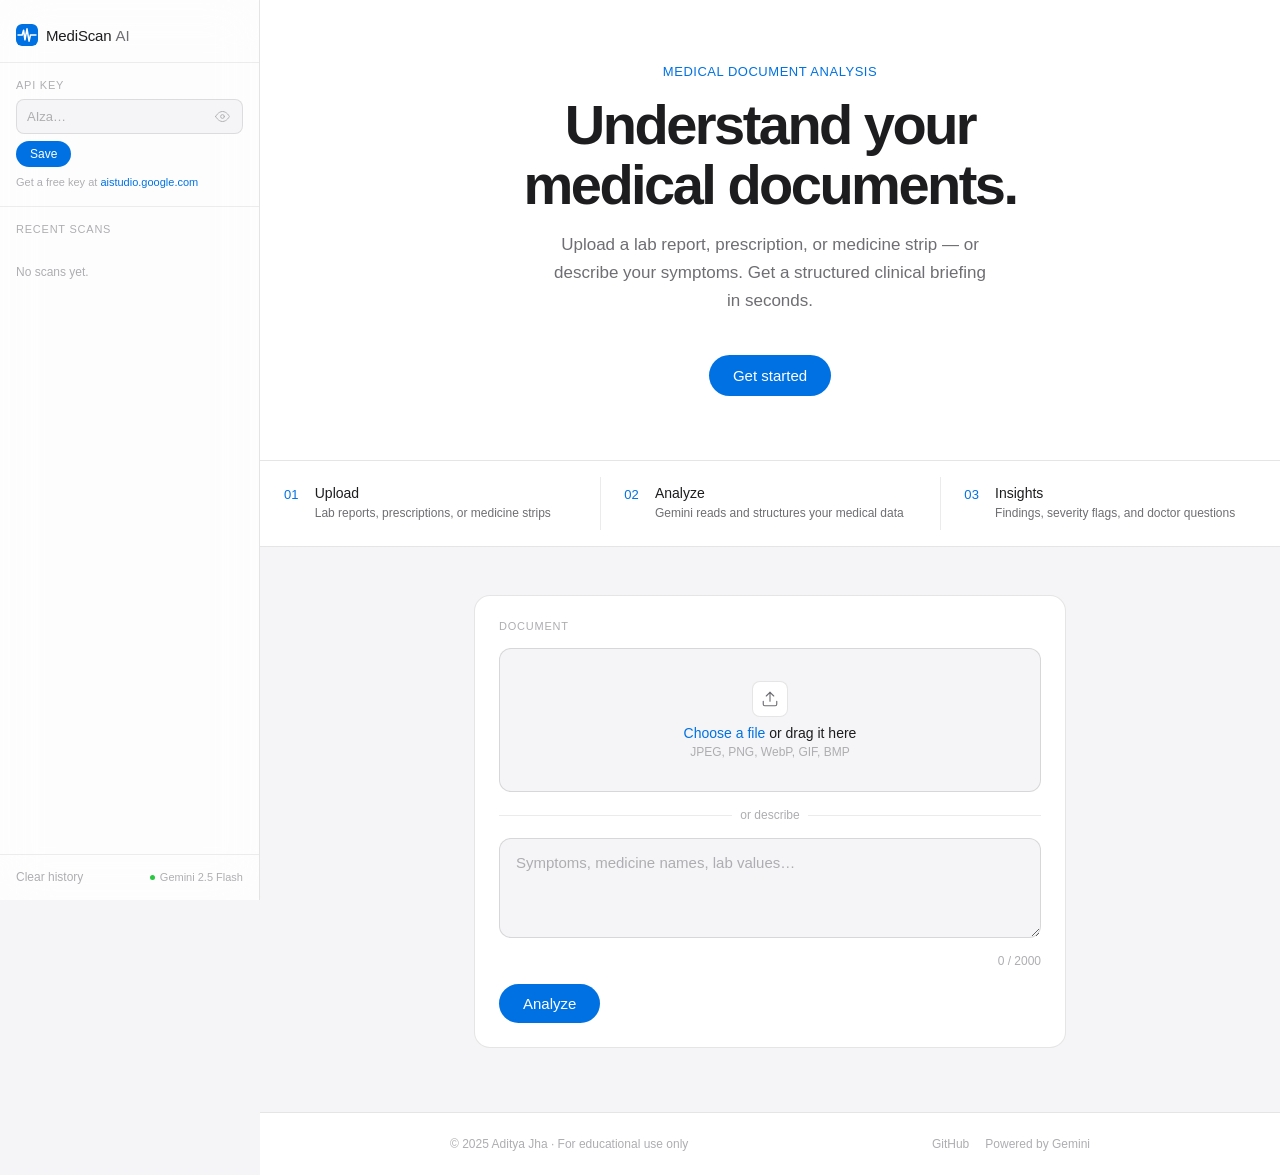
<file: index.html>
<!DOCTYPE html>
<html lang="en">
<head>
  <meta charset="UTF-8" />
  <meta name="viewport" content="width=device-width, initial-scale=1.0" />
  <title>MediScan AI — Medical Document Analyzer</title>
  <meta name="description" content="Upload a medical document or describe your symptoms and get an instant, structured AI analysis powered by Google Gemini 2.5 Flash." />
  <meta property="og:type"        content="website" />
  <meta property="og:title"       content="MediScan AI — Medical Document Analyzer" />
  <meta property="og:description" content="Upload lab reports, prescriptions, or describe symptoms to get instant AI-powered clinical briefings." />
  <meta property="og:url"         content="https://adi-jha14.github.io/MediScan/" />
  <meta name="twitter:card"       content="summary_large_image" />
  <link rel="icon" href="data:image/svg+xml,<svg xmlns='http://www.w3.org/2000/svg' viewBox='0 0 32 32'><rect width='32' height='32' rx='7' fill='%230071e3'/><polyline points='3,16 9,16 11,9 13,23 16,7 19,25 21,16 29,16' fill='none' stroke='white' stroke-width='2.2' stroke-linecap='round' stroke-linejoin='round'/></svg>" />
  <link rel="stylesheet" href="style.css" />
</head>
<body>

  <!-- PAGE LOADER -->
  <div id="page-loader" aria-hidden="true">
    <div class="loader-inner">
      <div class="loader-logo-mark"></div>
      <div class="loader-wordmark">MediScan AI</div>
      <div class="loader-track"><div class="loader-fill"></div></div>
    </div>
  </div>

  <!-- SIDEBAR -->
  <aside id="sidebar" role="complementary" aria-label="Sidebar">

    <div class="sidebar-top">
      <div class="sidebar-wordmark">
        <svg class="logo-svg" width="22" height="22" viewBox="0 0 32 32" fill="none" xmlns="http://www.w3.org/2000/svg" aria-hidden="true">
          <rect width="32" height="32" rx="7" fill="#0071e3"/>
          <polyline points="3,16 9,16 11,9 13,23 16,7 19,25 21,16 29,16"
            fill="none" stroke="white" stroke-width="2.2" stroke-linecap="round" stroke-linejoin="round"/>
        </svg>
        <span>MediScan <span class="wordmark-ai">AI</span></span>
      </div>
    </div>

    <div class="sidebar-divider"></div>

    <!-- API Key -->
    <div class="sidebar-group">
      <div class="sidebar-group-label">API Key</div>
      <div class="api-key-field">
        <input id="api-key-input" type="password" placeholder="AIza…"
          autocomplete="off" spellcheck="false" aria-label="Gemini API key" maxlength="120" />
        <button id="toggle-api-key" class="api-toggle-btn" aria-label="Show key" title="Toggle visibility">
          <svg viewBox="0 0 24 24" fill="none" stroke="currentColor" stroke-width="1.5" stroke-linecap="round">
            <path d="M1 12s4-8 11-8 11 8 11 8-4 8-11 8-11-8-11-8z"/><circle cx="12" cy="12" r="3"/>
          </svg>
        </button>
      </div>
      <div class="api-key-actions">
        <button id="save-api-key" class="save-key-btn">Save</button>
        <div id="api-key-status" class="api-key-status" role="status" aria-live="polite"></div>
      </div>
      <p class="sidebar-hint">Get a free key at <a href="https://aistudio.google.com" target="_blank" rel="noopener">aistudio.google.com</a></p>
    </div>

    <div class="sidebar-divider"></div>

    <!-- History -->
    <div class="sidebar-group" style="flex:1;overflow:hidden;display:flex;flex-direction:column;">
      <div class="sidebar-group-label">Recent scans</div>
      <div class="sidebar-history" aria-label="Scan history">
        <ul id="history-list" role="list" aria-label="Past scans"></ul>
      </div>
    </div>

    <!-- Sidebar Footer -->
    <div class="sidebar-divider"></div>
    <div class="sidebar-footer">
      <button id="clear-history-btn" class="clear-btn" aria-label="Clear scan history">Clear history</button>
      <div class="gemini-status">
        <span class="gemini-dot" aria-hidden="true"></span>
        Gemini 2.5 Flash
      </div>
    </div>

  </aside>

  <!-- MOBILE TOPBAR -->
  <div id="topbar" role="banner">
    <button id="sidebar-toggle" aria-label="Open sidebar">
      <svg viewBox="0 0 24 24" fill="none" stroke="currentColor" stroke-width="1.5" stroke-linecap="round">
        <line x1="3" y1="6" x2="21" y2="6"/><line x1="3" y1="12" x2="21" y2="12"/><line x1="3" y1="18" x2="21" y2="18"/>
      </svg>
    </button>
    <div class="topbar-wordmark">
      <svg class="logo-svg logo-svg-sm" width="18" height="18" viewBox="0 0 32 32" fill="none" xmlns="http://www.w3.org/2000/svg" aria-hidden="true">
        <rect width="32" height="32" rx="7" fill="#0071e3"/>
        <polyline points="3,16 9,16 11,9 13,23 16,7 19,25 21,16 29,16"
          fill="none" stroke="white" stroke-width="2.2" stroke-linecap="round" stroke-linejoin="round"/>
      </svg>
      <span>MediScan AI</span>
    </div>
  </div>

  <div id="main-overlay" aria-hidden="true"></div>

  <!-- MAIN CONTENT -->
  <main id="main-content" role="main">

    <!-- HERO -->
    <section id="hero-section" aria-label="MediScan AI">
      <div class="hero-inner">
        <div class="hero-eyebrow">Medical Document Analysis</div>
        <h1 class="hero-title">Understand your<br>medical documents.</h1>
        <p class="hero-body">Upload a lab report, prescription, or medicine strip — or describe your symptoms. Get a structured clinical briefing in seconds.</p>
        <a href="#analyzer" id="hero-cta-btn" class="hero-cta">Get started</a>
      </div>
    </section>

    <!-- HOW IT WORKS STRIP -->
    <div class="steps-strip" aria-label="How it works">
      <div class="step-item">
        <div class="step-num">01</div>
        <div class="step-info">
          <div class="step-title">Upload</div>
          <div class="step-desc">Lab reports, prescriptions, or medicine strips</div>
        </div>
      </div>
      <div class="step-sep" aria-hidden="true"></div>
      <div class="step-item">
        <div class="step-num">02</div>
        <div class="step-info">
          <div class="step-title">Analyze</div>
          <div class="step-desc">Gemini reads and structures your medical data</div>
        </div>
      </div>
      <div class="step-sep" aria-hidden="true"></div>
      <div class="step-item">
        <div class="step-num">03</div>
        <div class="step-info">
          <div class="step-title">Insights</div>
          <div class="step-desc">Findings, severity flags, and doctor questions</div>
        </div>
      </div>
    </div>

    <!-- ANALYZER -->
    <div id="analyzer" class="content-shell">

      <!-- Error banner -->
      <div id="error-banner" role="alert" aria-live="assertive">
        <svg class="error-icon" viewBox="0 0 24 24" fill="none" stroke="currentColor" stroke-width="1.5" stroke-linecap="round" aria-hidden="true">
          <circle cx="12" cy="12" r="10"/><line x1="12" y1="8" x2="12" y2="12"/><line x1="12" y1="16" x2="12.01" y2="16"/>
        </svg>
        <span id="error-msg"></span>
        <button id="error-close" aria-label="Dismiss">
          <svg viewBox="0 0 24 24" fill="none" stroke="currentColor" stroke-width="2" stroke-linecap="round">
            <line x1="18" y1="6" x2="6" y2="18"/><line x1="6" y1="6" x2="18" y2="18"/>
          </svg>
        </button>
      </div>

      <!-- Input panel -->
      <div class="input-panel" aria-label="Document input">

        <div class="panel-header-row">
          <div class="panel-label">Document</div>
        </div>

        <!-- Drop zone -->
        <div id="drop-zone" role="button" tabindex="0"
          aria-label="Upload zone. Click or drag a file here.">
          <div class="dz-icon-wrap" aria-hidden="true">
            <svg viewBox="0 0 24 24" fill="none" stroke="currentColor" stroke-width="1.5" stroke-linecap="round">
              <path d="M21 15v4a2 2 0 0 1-2 2H5a2 2 0 0 1-2-2v-4"/>
              <polyline points="17 8 12 3 7 8"/>
              <line x1="12" y1="3" x2="12" y2="15"/>
            </svg>
          </div>
          <div class="dz-label"><span>Choose a file</span> or drag it here</div>
          <div class="dz-hint">JPEG, PNG, WebP, GIF, BMP</div>
          <input id="file-input" type="file"
            accept="image/jpeg,image/png,image/webp,image/gif,image/bmp"
            style="display:none" aria-hidden="true" tabindex="-1" />

          <!-- Preview -->
          <div id="image-preview" role="img" aria-label="Image preview">
            <img id="preview-img" alt="Selected medical document" />
            <div class="preview-info">
              <div class="preview-name" id="preview-name"></div>
              <div class="preview-size" id="preview-size"></div>
            </div>
            <button id="remove-image" aria-label="Remove image">Remove</button>
          </div>
        </div>

        <div id="compression-note" role="status" aria-live="polite">
          <svg viewBox="0 0 24 24" fill="none" stroke="currentColor" stroke-width="1.5" stroke-linecap="round" style="width:13px;height:13px;flex-shrink:0" aria-hidden="true">
            <path d="M10.29 3.86L1.82 18a2 2 0 0 0 1.71 3h16.94a2 2 0 0 0 1.71-3L13.71 3.86a2 2 0 0 0-3.42 0z"/>
            <line x1="12" y1="9" x2="12" y2="13"/><line x1="12" y1="17" x2="12.01" y2="17"/>
          </svg>
          Image exceeds 4 MB — it will be automatically compressed before analysis.
        </div>

        <!-- Or divider -->
        <div class="or-divider" aria-hidden="true">
          <div class="or-line"></div>
          <div class="or-text">or describe</div>
          <div class="or-line"></div>
        </div>

        <!-- Textarea -->
        <textarea id="symptoms-input"
          placeholder="Symptoms, medicine names, lab values…"
          maxlength="2000" aria-label="Symptom or medicine description" spellcheck="true"></textarea>
        <div class="char-count" id="char-count" aria-live="polite">0 / 2000</div>

        <!-- Analyze -->
        <div class="analyze-row">
          <button id="analyze-btn" aria-label="Analyze medical document">
            <span class="btn-spinner" id="analyze-btn-spinner" aria-hidden="true"></span>
            <span id="analyze-btn-text">Analyze</span>
          </button>
        </div>

      </div><!-- /input-panel -->

      <!-- Results -->
      <section id="results-section" aria-label="Analysis results" aria-live="polite">
        <div class="results-header-row">
          <div class="results-header-label">Analysis results</div>
          <button id="export-pdf-btn" aria-label="Export as PDF">
            <svg viewBox="0 0 24 24" fill="none" stroke="currentColor" stroke-width="1.5" stroke-linecap="round" aria-hidden="true" style="width:13px;height:13px">
              <path d="M21 15v4a2 2 0 0 1-2 2H5a2 2 0 0 1-2-2v-4"/>
              <polyline points="7 10 12 15 17 10"/>
              <line x1="12" y1="15" x2="12" y2="3"/>
            </svg>
            Export
          </button>
        </div>
        <div id="results-container" role="region" aria-label="Result cards"></div>
      </section>

    </div><!-- /content-shell -->

    <!-- FOOTER -->
    <footer id="site-footer" role="contentinfo">
      <div class="footer-inner">
        <span>© 2025 Aditya Jha · For educational use only</span>
        <div class="footer-links">
          <a href="https://github.com/adi-jha14/MediScan" target="_blank" rel="noopener">GitHub</a>
          <a href="https://ai.google.dev" target="_blank" rel="noopener">Powered by Gemini</a>
        </div>
      </div>
    </footer>

  </main>

  <!-- LOADING OVERLAY -->
  <div id="loading-overlay" role="dialog" aria-modal="true" aria-label="Analyzing" aria-live="assertive">
    <div class="loading-panel">
      <div class="loading-spinner" aria-hidden="true"></div>
      <div class="loading-title">Analyzing…</div>
      <div class="loading-sub">Usually takes 5–15 seconds</div>
    </div>
  </div>

  <!-- TOAST -->
  <div id="toast-container" aria-live="polite" aria-atomic="false"></div>

  <script src="api.js"></script>
  <script src="app.js"></script>
</body>
</html>
</file>
<file: style.css>
/* ============================================================
   style.css — MediScan AI  (Apple-Inspired Edition)
   ============================================================ */

/* ── Design Tokens ─────────────────────────────────────────── */
:root {
  /* Brand */
  --blue:       #0071e3;
  --blue-hover: #0077ed;

  /* Text — Apple scale */
  --t1: #1d1d1f;
  --t2: #6e6e73;
  --t3: #aeaeb2;

  /* Backgrounds */
  --bg-page:  #f5f5f7;
  --bg-card:  #ffffff;

  /* Borders */
  --bd-light: rgba(0,0,0,0.08);
  --bd-mid:   rgba(0,0,0,0.15);
  --bd-half:  0.5px solid rgba(0,0,0,0.10);

  /* Severity */
  --sev-low-bg: #f1fdf4; --sev-low-fg: #1a7f37; --sev-low-bd: #bbf7d0;
  --sev-mod-bg: #fff8f0; --sev-mod-fg: #8a4500; --sev-mod-bd: #fed7aa;
  --sev-hi-bg:  #fff1f0; --sev-hi-fg:  #c0392b; --sev-hi-bd:  #fecaca;
  --sev-urg-bg: #fff0f3; --sev-urg-fg: #9f1239; --sev-urg-bd: #fecdd3;

  /* Layout */
  --sidebar-w: 260px;

  /* Spacing — 8pt grid */
  --s1: 8px; --s2: 16px; --s3: 24px; --s4: 32px;
  --s5: 40px; --s6: 48px; --s8: 64px;

  /* Type */
  --font: -apple-system, BlinkMacSystemFont, "SF Pro Display", "SF Pro Text",
          "Helvetica Neue", Arial, sans-serif;

  /* Radius */
  --r-sm:   8px;
  --r-md:   12px;
  --r-lg:   16px;
  --r-pill: 980px;

  --ease: cubic-bezier(0.4,0,0.2,1);
  --dur:  0.2s;
}

/* ── Reset ─────────────────────────────────────────────────── */
*, *::before, *::after { box-sizing: border-box; margin: 0; padding: 0; }
html { scroll-behavior: smooth; }
body {
  font-family: var(--font);
  background: var(--bg-page);
  color: var(--t1);
  min-height: 100vh;
  display: flex;
  -webkit-font-smoothing: antialiased;
  -moz-osx-font-smoothing: grayscale;
  overflow-x: hidden;
}
a { text-decoration: none; color: var(--blue); }
button { font-family: var(--font); cursor: pointer; }

/* ── Page Loader ─────────────────────────────────────────── */
#page-loader {
  position: fixed; inset: 0;
  background: var(--bg-card);
  z-index: 9999;
  display: flex; align-items: center; justify-content: center;
  transition: opacity .5s var(--ease), visibility .5s var(--ease);
}
#page-loader.fade-out { opacity: 0; visibility: hidden; pointer-events: none; }

.loader-inner { display: flex; flex-direction: column; align-items: center; gap: var(--s2); }

.loader-logo-mark {
  width: 48px; height: 48px;
  background: var(--blue);
  border-radius: 12px;
  animation: loaderPop 1.2s var(--ease) infinite;
}
@keyframes loaderPop {
  0%, 100% { transform: scale(1); opacity: 1; }
  50%       { transform: scale(.9); opacity: .7; }
}

.loader-wordmark {
  font-size: 17px; font-weight: 500;
  color: var(--t1); letter-spacing: -.02em;
}

.loader-track {
  width: 120px; height: 2px;
  background: var(--bd-light);
  border-radius: 999px; overflow: hidden;
}
.loader-fill {
  height: 100%;
  background: var(--blue);
  border-radius: 999px;
  animation: loaderFill 1s var(--ease) forwards;
}
@keyframes loaderFill { from { width: 0; } to { width: 100%; } }

/* ── Sidebar ─────────────────────────────────────────────── */
#sidebar {
  width: var(--sidebar-w);
  min-height: 100vh;
  position: fixed; top: 0; left: 0; height: 100%;
  z-index: 200;
  background: rgba(255,255,255,0.82);
  backdrop-filter: blur(24px) saturate(180%);
  -webkit-backdrop-filter: blur(24px) saturate(180%);
  border-right: var(--bd-half);
  display: flex; flex-direction: column;
  transition: transform var(--dur) var(--ease);
}

/* Logo / Wordmark */
.sidebar-top { padding: var(--s3) var(--s2) var(--s2); }

.sidebar-wordmark {
  display: flex; align-items: center; gap: 8px;
  font-size: 15px; font-weight: 500; color: var(--t1);
  letter-spacing: -.01em;
}
.sidebar-logo-mark {
  width: 22px; height: 22px;
  background: var(--blue);
  border-radius: 6px;
  flex-shrink: 0;
}
.sidebar-logo-mark.small { width: 18px; height: 18px; border-radius: 5px; }

/* Inline SVG logo */
.logo-svg    { width: 22px !important; height: 22px !important; max-width: 22px; max-height: 22px; flex-shrink: 0; display: block; border-radius: 6px; }
.logo-svg-sm { width: 18px !important; height: 18px !important; max-width: 18px; max-height: 18px; border-radius: 5px; }
.wordmark-ai { color: var(--t2); font-weight: 400; }

/* Divider */
.sidebar-divider { height: 0.5px; background: rgba(0,0,0,0.07); margin: 0; }

/* Groups */
.sidebar-group { padding: var(--s2); }
.sidebar-group-label {
  font-size: 11px; font-weight: 500; letter-spacing: .07em;
  text-transform: uppercase; color: var(--t3);
  margin-bottom: var(--s1);
}

/* API Key */
.api-key-field {
  display: flex; align-items: center; gap: 6px;
  background: var(--bg-page);
  border: var(--bd-half);
  border-radius: var(--r-sm);
  padding: 7px 10px;
  transition: border-color var(--dur);
}
.api-key-field:focus-within { border-color: rgba(0,113,227,.5); }

#api-key-input {
  flex: 1; background: transparent; border: none; outline: none;
  font-family: var(--font); font-size: 13px; color: var(--t1); min-width: 0;
}
#api-key-input::placeholder { color: var(--t3); }

.api-toggle-btn {
  background: transparent; border: none; padding: 2px;
  color: var(--t3); display: flex; align-items: center;
  transition: color var(--dur);
}
.api-toggle-btn svg { width: 15px; height: 15px; }
.api-toggle-btn:hover { color: var(--t1); }

.api-key-actions { display: flex; align-items: center; gap: var(--s1); margin-top: 7px; }

.save-key-btn {
  background: var(--blue); color: #fff; border: none;
  font-size: 12px; font-weight: 500;
  padding: 6px 14px; border-radius: var(--r-pill);
  transition: background var(--dur);
}
.save-key-btn:hover { background: var(--blue-hover); }

.api-key-status {
  font-size: 12px; display: none;
}
.api-key-status.success { color: #1a7f37; }
.api-key-status.error   { color: #c0392b; }

.sidebar-hint {
  font-size: 11px; color: var(--t3);
  margin-top: 7px; line-height: 1.5;
}
.sidebar-hint a { color: var(--blue); }

/* History */
.sidebar-history {
  flex: 1; overflow-y: auto; margin-top: 4px;
}
.sidebar-history::-webkit-scrollbar { width: 3px; }
.sidebar-history::-webkit-scrollbar-thumb { background: rgba(0,0,0,.1); border-radius: 3px; }

#history-list { list-style: none; }

.history-empty {
  font-size: 12px; color: var(--t3);
  padding: var(--s2) 0; line-height: 1.6;
}

.history-item {
  display: flex; align-items: center; gap: 10px;
  padding: 8px 10px; border-radius: var(--r-sm); cursor: pointer;
  transition: background var(--dur);
}
.history-item:hover  { background: rgba(0,0,0,0.04); }
.history-item.active { background: rgba(0,113,227,.08); }

.h-dot {
  width: 6px; height: 6px; border-radius: 50%; flex-shrink: 0;
}
.h-dot-low  { background: #28c840; }
.h-dot-mod  { background: #ff9500; }
.h-dot-hi   { background: #ff3b30; }
.h-dot-urg  { background: #ff2d55; }

.h-text { flex: 1; min-width: 0; }
.h-name { font-size: 12px; font-weight: 500; color: var(--t1); white-space: nowrap; overflow: hidden; text-overflow: ellipsis; }
.h-time { font-size: 11px; color: var(--t3); margin-top: 1px; }

/* Sidebar Footer */
.sidebar-footer {
  padding: var(--s2);
  display: flex; align-items: center; justify-content: space-between; gap: 8px;
}

.clear-btn {
  font-size: 12px; color: var(--t3);
  background: none; border: none; padding: 0;
  transition: color var(--dur);
}
.clear-btn:hover { color: #ff3b30; }

.gemini-status {
  font-size: 11px; color: var(--t3);
  display: flex; align-items: center; gap: 5px;
}
.gemini-dot {
  width: 5px; height: 5px; border-radius: 50%;
  background: #28c840;
  animation: gPulse 2.5s ease-in-out infinite;
}
@keyframes gPulse { 0%,100% { opacity:1; } 50% { opacity:.3; } }

/* ── Mobile Top Bar ─────────────────────────────────────── */
#topbar {
  display: none; align-items: center; gap: var(--s2);
  padding: 12px var(--s2);
  background: rgba(255,255,255,.85);
  backdrop-filter: blur(20px);
  -webkit-backdrop-filter: blur(20px);
  border-bottom: var(--bd-half);
  position: sticky; top: 0; z-index: 100;
}

#sidebar-toggle {
  background: none; border: 1.5px solid var(--bd-mid);
  border-radius: var(--r-sm); padding: 7px 8px;
  color: var(--t1); display: flex; align-items: center;
}
#sidebar-toggle svg { width: 16px; height: 16px; }

.topbar-wordmark {
  display: flex; align-items: center; gap: 7px;
  font-size: 15px; font-weight: 500; color: var(--t1);
}

#main-overlay {
  display: none; position: fixed; inset: 0;
  background: rgba(0,0,0,.35); z-index: 150;
  opacity: 0; transition: opacity var(--dur) var(--ease);
  backdrop-filter: blur(2px);
}
#main-overlay.visible { opacity: 1; }

/* ── Main Content ──────────────────────────────────────── */
#main-content {
  flex: 1;
  margin-left: var(--sidebar-w);
  min-height: 100vh;
  display: flex; flex-direction: column;
}

/* ── Hero ─────────────────────────────────────────────── */
#hero-section {
  background: var(--bg-card);
  border-bottom: var(--bd-half);
  padding: var(--s8) var(--s4);
  text-align: center;
}

.hero-inner { max-width: 560px; margin: 0 auto; }

.hero-eyebrow {
  font-size: 13px; font-weight: 500; letter-spacing: .04em;
  text-transform: uppercase; color: var(--blue);
  margin-bottom: var(--s2);
}

.hero-title {
  font-size: clamp(2.4rem, 5vw, 3.5rem);
  font-weight: 600;
  color: var(--t1);
  letter-spacing: -.045em;
  line-height: 1.07;
  margin-bottom: var(--s2);
}

.hero-body {
  font-size: 17px;
  color: var(--t2);
  line-height: 1.65;
  max-width: 440px;
  margin: 0 auto var(--s5);
}

.hero-cta {
  display: inline-flex; align-items: center;
  background: var(--blue); color: #fff;
  font-size: 15px; font-weight: 400;
  padding: 12px 24px; border-radius: var(--r-pill);
  transition: background var(--dur), transform var(--dur);
}
.hero-cta:hover { background: var(--blue-hover); transform: none; color: #fff; }

/* ── Steps Strip ────────────────────────────────────────── */
.steps-strip {
  display: flex; align-items: stretch;
  background: var(--bg-card);
  border-bottom: var(--bd-half);
}

.step-item {
  flex: 1; display: flex; align-items: flex-start; gap: var(--s2);
  padding: var(--s3) var(--s3);
}

.step-sep {
  width: 0.5px; background: rgba(0,0,0,0.08); flex-shrink: 0;
  align-self: stretch; margin: var(--s2) 0;
}

.step-num {
  font-size: 13px; font-weight: 500; color: var(--blue);
  letter-spacing: .01em; padding-top: 2px; flex-shrink: 0;
}
.step-title { font-size: 14px; font-weight: 500; color: var(--t1); margin-bottom: 3px; }
.step-desc  { font-size: 12px; color: var(--t2); line-height: 1.5; }

/* ── Content Shell ─────────────────────────────────────── */
.content-shell {
  max-width: 640px; width: 100%;
  margin: 0 auto;
  padding: var(--s6) var(--s3) var(--s8);
  display: flex; flex-direction: column; gap: var(--s3);
}

/* ── Error Banner ──────────────────────────────────────── */
#error-banner {
  display: none; align-items: flex-start; gap: 12px;
  background: #fff1f0; border: 0.5px solid #fecaca;
  border-left: 3px solid #ff3b30;
  color: #7f1d1d; border-radius: var(--r-sm);
  padding: 13px var(--s2); font-size: 14px; line-height: 1.5;
}
.error-icon { width: 16px; height: 16px; flex-shrink: 0; margin-top: 2px; color: #ff3b30; }
#error-msg { flex: 1; font-weight: 500; }
#error-close {
  background: none; border: none; color: #c0392b;
  display: flex; align-items: center; padding: 1px;
}
#error-close svg { width: 15px; height: 15px; }

/* ── Input Panel ───────────────────────────────────────── */
.input-panel {
  background: var(--bg-card);
  border: 0.5px solid rgba(0,0,0,0.10);
  border-radius: var(--r-lg);
  padding: var(--s3);
  display: flex; flex-direction: column; gap: var(--s2);
}

.panel-header-row { display: flex; align-items: center; justify-content: space-between; }
.panel-label {
  font-size: 11px; font-weight: 500; letter-spacing: .07em;
  text-transform: uppercase; color: var(--t3);
}

/* Drop Zone */
#drop-zone {
  border: 0.5px solid rgba(0,0,0,0.12);
  border-radius: var(--r-md);
  padding: var(--s4) var(--s2);
  text-align: center; cursor: pointer;
  background: var(--bg-page);
  transition: border-color var(--dur), background var(--dur);
}
#drop-zone:hover, #drop-zone.drag-over {
  border-color: rgba(0,113,227,.4);
  background: rgba(0,113,227,.03);
}
#drop-zone.has-file { padding: 0; cursor: default; }

.dz-icon-wrap {
  width: 36px; height: 36px;
  background: var(--bg-card);
  border: 0.5px solid rgba(0,0,0,0.10);
  border-radius: var(--r-sm);
  display: flex; align-items: center; justify-content: center;
  margin: 0 auto var(--s1);
}
.dz-icon-wrap svg { width: 18px; height: 18px; color: var(--t2); }

.dz-label { font-size: 14px; color: var(--t1); margin-bottom: 4px; }
.dz-label span { color: var(--blue); }
.dz-hint  { font-size: 12px; color: var(--t3); }

/* Image Preview */
#image-preview {
  display: none; align-items: center; gap: var(--s2);
  padding: var(--s2);
}
#preview-img {
  width: 64px; height: 64px; object-fit: cover;
  border-radius: var(--r-sm);
  border: 0.5px solid rgba(0,0,0,0.10); flex-shrink: 0;
}
.preview-info { flex: 1; min-width: 0; }
.preview-name { font-size: 13px; font-weight: 500; color: var(--t1); white-space: nowrap; overflow: hidden; text-overflow: ellipsis; }
.preview-size { font-size: 12px; color: var(--t3); margin-top: 2px; }

#remove-image {
  font-size: 12px; font-weight: 500;
  color: #ff3b30; background: rgba(255,59,48,.07);
  border: none; padding: 6px 12px; border-radius: var(--r-pill);
  flex-shrink: 0; transition: background var(--dur);
}
#remove-image:hover { background: rgba(255,59,48,.14); }

/* Compression note */
#compression-note {
  display: none; font-size: 12px;
  color: #8a4500; background: var(--sev-mod-bg);
  border: 0.5px solid var(--sev-mod-bd);
  border-radius: var(--r-sm); padding: 8px 12px;
  display: none; align-items: center; gap: 6px;
}

/* Or divider */
.or-divider {
  display: flex; align-items: center; gap: var(--s1);
}
.or-line { flex: 1; height: 0.5px; background: rgba(0,0,0,0.08); }
.or-text { font-size: 12px; color: var(--t3); white-space: nowrap; }

/* Textarea */
#symptoms-input {
  width: 100%; min-height: 100px; resize: vertical;
  border: 0.5px solid rgba(0,0,0,0.12); border-radius: var(--r-md);
  padding: 12px var(--s2);
  font-family: var(--font); font-size: 15px;
  color: var(--t1); background: var(--bg-page);
  outline: none; line-height: 1.55;
  transition: border-color var(--dur), background var(--dur);
}
#symptoms-input:focus {
  border-color: rgba(0,113,227,.5);
  background: var(--bg-card);
  box-shadow: 0 0 0 3px rgba(0,113,227,.08);
}
#symptoms-input::placeholder { color: var(--t3); }

/* Validation error */
#symptoms-input.input-error {
  border-color: #ff3b30 !important;
  box-shadow: 0 0 0 3px rgba(255,59,48,.1) !important;
  animation: shake .4s cubic-bezier(.36,.07,.19,.97) both;
}
@keyframes shake {
  10%, 90%  { transform: translateX(-2px); }
  20%, 80%  { transform: translateX(4px);  }
  30%, 50%, 70% { transform: translateX(-5px); }
  40%, 60%  { transform: translateX(5px);  }
}

.char-count { font-size: 12px; color: var(--t3); text-align: right; }

/* Analyze button */
.analyze-row { display: flex; justify-content: flex-start; }

#analyze-btn {
  display: inline-flex; align-items: center; gap: 8px;
  background: var(--blue); color: #fff; border: none;
  font-size: 15px; font-weight: 400;
  padding: 11px 24px; border-radius: var(--r-pill);
  transition: background var(--dur), opacity var(--dur);
}
#analyze-btn:hover:not(:disabled) { background: var(--blue-hover); }
#analyze-btn:disabled { opacity: .5; cursor: not-allowed; }

.btn-spinner {
  width: 15px; height: 15px;
  border: 2px solid rgba(255,255,255,.3); border-top-color: #fff;
  border-radius: 50%; animation: spin .65s linear infinite;
  display: none; flex-shrink: 0;
}
@keyframes spin { to { transform: rotate(360deg); } }

/* ── Loading Overlay ──────────────────────────────────── */
#loading-overlay {
  display: none; position: fixed; inset: 0;
  background: rgba(0,0,0,.35); z-index: 900;
  align-items: center; justify-content: center;
  backdrop-filter: blur(6px);
}
.loading-panel {
  background: var(--bg-card); border-radius: var(--r-xl);
  padding: var(--s5) var(--s6); text-align: center;
  box-shadow: 0 24px 48px rgba(0,0,0,.2);
}
.loading-spinner {
  width: 40px; height: 40px;
  border: 3px solid rgba(0,0,0,.08); border-top-color: var(--blue);
  border-radius: 50%; animation: spin .7s linear infinite;
  margin: 0 auto var(--s2);
}
.loading-title { font-size: 17px; font-weight: 500; color: var(--t1); margin-bottom: 6px; }
.loading-sub   { font-size: 14px; color: var(--t2); }

/* ── Results Section ──────────────────────────────────── */
#results-section { display: none; }

.results-header-row {
  display: flex; align-items: center; justify-content: space-between;
  margin-bottom: var(--s2);
}
.results-header-label {
  font-size: 11px; font-weight: 500; letter-spacing: .07em;
  text-transform: uppercase; color: var(--t3);
}

#export-pdf-btn {
  display: inline-flex; align-items: center; gap: 5px;
  background: none; border: 0.5px solid var(--bd-mid);
  color: var(--t2); font-size: 12px; font-weight: 500;
  padding: 6px 12px; border-radius: var(--r-pill);
  transition: background var(--dur), color var(--dur), border-color var(--dur);
}
#export-pdf-btn:hover { background: var(--t1); color: #fff; border-color: var(--t1); }

/* ── Result Panel (single card with dividers) ─────────── */
.result-panel {
  background: var(--bg-card);
  border: 0.5px solid rgba(0,0,0,0.10);
  border-radius: var(--r-lg);
  overflow: hidden;
}

/* Meta row at top of panel */
.result-meta-row {
  display: flex; align-items: center; gap: 8px; flex-wrap: wrap;
  padding: var(--s2) var(--s3);
  border-bottom: 0.5px solid rgba(0,0,0,0.08);
}

.meta-chip {
  font-size: 11px; font-weight: 500;
  padding: 3px 9px; border-radius: 4px; border: 0.5px solid transparent;
}
.chip-type { background: #eff6ff; color: #1d4ed8; border-color: #bfdbfe; }
.chip-sev-low      { background: var(--sev-low-bg); color: var(--sev-low-fg); border-color: var(--sev-low-bd); }
.chip-sev-moderate { background: var(--sev-mod-bg); color: var(--sev-mod-fg); border-color: var(--sev-mod-bd); }
.chip-sev-high     { background: var(--sev-hi-bg);  color: var(--sev-hi-fg);  border-color: var(--sev-hi-bd);  }
.chip-sev-urgent   { background: var(--sev-urg-bg); color: var(--sev-urg-fg); border-color: var(--sev-urg-bd);
  animation: urgentChip 1.6s ease-in-out infinite; }
@keyframes urgentChip {
  0%,100% { box-shadow: 0 0 0 0 rgba(255,45,85,.4); }
  50%     { box-shadow: 0 0 0 5px rgba(255,45,85,0); }
}

/* Panel sections (separated by hairline dividers) */
.panel-section { padding: var(--s3); }
.panel-divider { height: 0.5px; background: rgba(0,0,0,0.07); }

.ps-label {
  font-size: 10px; font-weight: 500; letter-spacing: .08em;
  text-transform: uppercase; color: var(--t3);
  margin-bottom: 8px;
}
.ps-body { font-size: 14px; color: var(--t2); line-height: 1.65; }

/* Findings list */
.findings-list { list-style: none; display: flex; flex-direction: column; gap: 6px; }
.finding-item {
  font-size: 14px; color: var(--t2); line-height: 1.55;
  padding: 9px 12px;
  background: var(--bg-page);
  border-radius: var(--r-sm);
  border-left: 2px solid var(--blue);
}

/* Flagged items */
.flagged-list { display: flex; flex-direction: column; gap: 0; }
.flagged-item {
  display: flex; gap: 10px;
  padding: 10px 0;
}
.flagged-item + .flagged-item { border-top: 0.5px solid rgba(0,0,0,0.06); }
.flagged-dot {
  width: 6px; height: 6px; border-radius: 50%;
  flex-shrink: 0; margin-top: 5px;
}
.fdot-high   { background: #ff3b30; }
.fdot-medium { background: #ff9500; }
.fdot-low    { background: #28c840; }
.flagged-content { flex: 1; }
.flagged-name   { font-size: 13px; font-weight: 500; color: var(--t1); margin-bottom: 3px; }
.flagged-reason { font-size: 13px; color: var(--t2); line-height: 1.5; }
.flagged-sev-tag {
  font-size: 10px; font-weight: 500; letter-spacing: .05em; text-transform: uppercase;
  padding: 2px 7px; border-radius: 4px; display: inline-block; margin-top: 4px;
}
.fsev-high   { background: var(--sev-hi-bg);  color: var(--sev-hi-fg);  }
.fsev-medium { background: var(--sev-mod-bg); color: var(--sev-mod-fg); }
.fsev-low    { background: var(--sev-low-bg); color: var(--sev-low-fg); }

/* Doctor questions */
.doctor-list { list-style: none; display: flex; flex-direction: column; gap: 0; counter-reset: dq; }
.doctor-item {
  display: flex; align-items: flex-start; gap: 12px;
  padding: 10px 0; counter-increment: dq;
}
.doctor-item + .doctor-item { border-top: 0.5px solid rgba(0,0,0,0.06); }
.doctor-num {
  font-size: 11px; font-weight: 600; color: var(--blue);
  min-width: 18px; padding-top: 2px; flex-shrink: 0;
}
.doctor-q { font-size: 14px; color: var(--t2); line-height: 1.6; }

/* Disclaimer */
.disclaimer-section {
  padding: var(--s2) var(--s3);
  background: #fffbeb;
  border-top: 0.5px solid #fde68a;
}
.disclaimer-text {
  font-size: 12px; color: #92400e; line-height: 1.55;
}

/* Raw result fallback */
.raw-text { white-space: pre-wrap; word-break: break-word; font-size: 13px; color: var(--t2); line-height: 1.65; }

/* ── Footer ──────────────────────────────────────────── */
#site-footer {
  margin-top: auto;
  border-top: var(--bd-half);
  padding: var(--s3) var(--s4);
  background: var(--bg-card);
}
.footer-inner {
  max-width: 640px; margin: 0 auto;
  display: flex; align-items: center; justify-content: space-between;
  font-size: 12px; color: var(--t3); gap: var(--s2); flex-wrap: wrap;
}
.footer-links { display: flex; gap: var(--s2); }
.footer-links a { color: var(--t3); transition: color var(--dur); }
.footer-links a:hover { color: var(--t1); }

/* ── Toast ───────────────────────────────────────────── */
#toast-container {
  position: fixed; bottom: var(--s3); right: var(--s3);
  z-index: 1000; display: flex; flex-direction: column; gap: 8px;
  pointer-events: none;
}
.toast {
  min-width: 200px; max-width: 300px;
  padding: 11px 16px; border-radius: var(--r-sm);
  font-size: 14px; font-weight: 500;
  box-shadow: 0 8px 24px rgba(0,0,0,.14);
  opacity: 0; transform: translateY(12px);
  transition: opacity .25s, transform .25s;
  pointer-events: auto;
}
.toast-show { opacity: 1; transform: translateY(0); }
.toast-success { background: #1a7f37; color: #fff; }
.toast-info    { background: var(--t1); color: #fff; }
.toast-error   { background: #c0392b; color: #fff; }

/* ── Animation ───────────────────────────────────────── */
@keyframes fadeUp { from { opacity:0; transform:translateY(12px); } to { opacity:1; transform:translateY(0); } }
.animate-in { animation: fadeUp .3s var(--ease) both; }

/* ── Print ───────────────────────────────────────────── */
@media print {
  #page-loader, #sidebar, #topbar, #main-overlay,
  #hero-section, .steps-strip, #site-footer,
  #loading-overlay, #toast-container,
  .input-panel, #analyze-btn, #error-banner,
  #export-pdf-btn, .results-header-row { display: none !important; }

  body, #main-content { background: #fff; margin: 0; }
  #main-content { margin-left: 0 !important; }
  #results-section { display: block !important; }
  .content-shell { padding: 16pt; max-width: 100%; }
  .result-panel { box-shadow: none; border: 1px solid #ddd; }
  .panel-section { break-inside: avoid; }
}

/* ── Responsive ──────────────────────────────────────── */
@media (max-width: 768px) {
  :root { --sidebar-w: 260px; }
  #sidebar  { transform: translateX(-100%); }
  #sidebar.open { transform: translateX(0); }
  #main-content { margin-left: 0; }
  #topbar { display: flex; }
  #hero-section { padding: var(--s6) var(--s2); }
  .steps-strip { flex-direction: column; }
  .step-sep { width: 100%; height: 0.5px; margin: 0; }
  .content-shell { padding: var(--s4) var(--s2) var(--s6); }
  .footer-inner { flex-direction: column; align-items: flex-start; }
}

@media (max-width: 480px) {
  .hero-title { letter-spacing: -.035em; }
  .hero-body  { font-size: 15px; }
  #toast-container { bottom: var(--s2); right: var(--s2); left: var(--s2); }
  .toast { max-width: 100%; }
}
</file>
